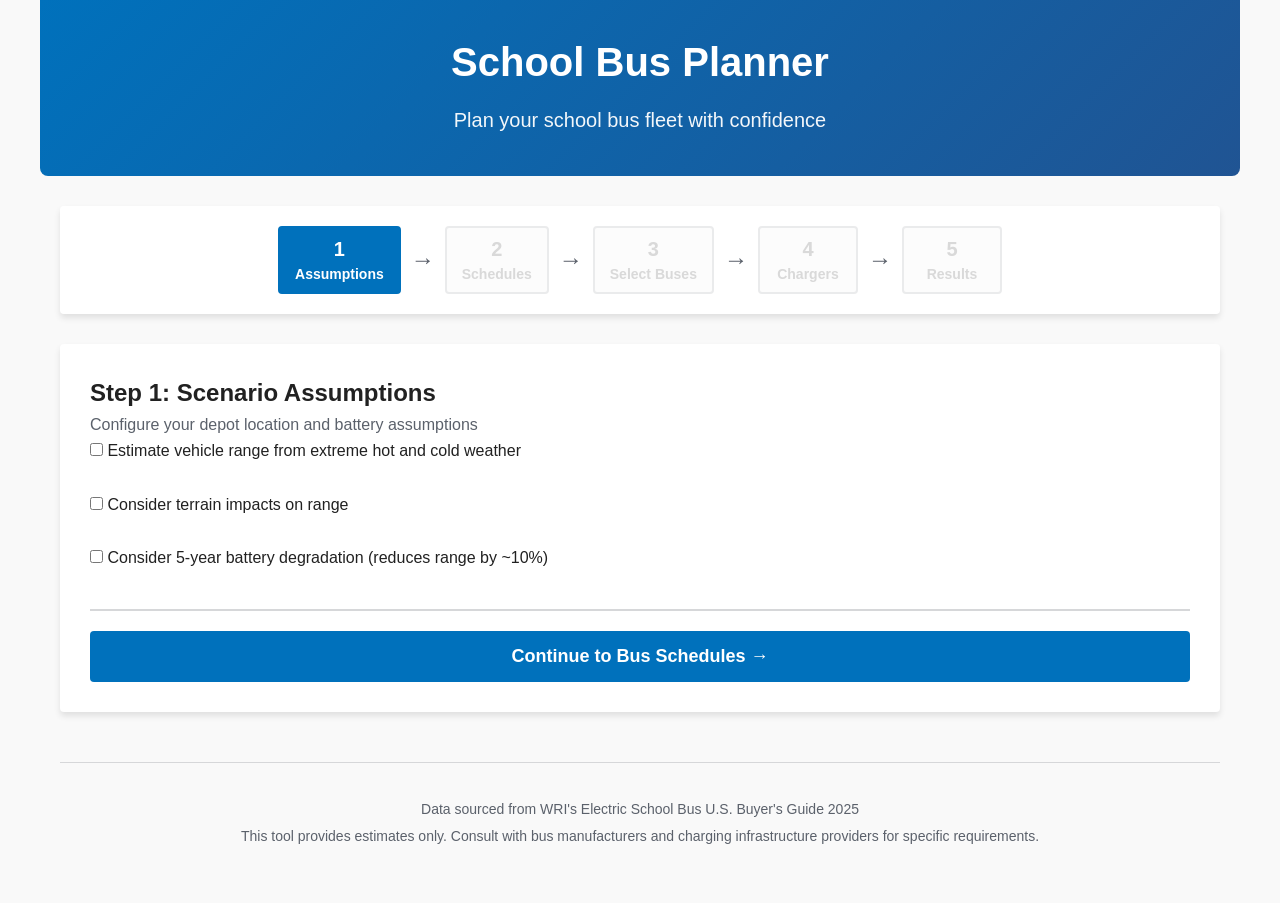
<file: index.html>
<!DOCTYPE html>
<html lang="en">
<head>
    <meta charset="UTF-8">
    <meta name="viewport" content="width=device-width, initial-scale=1.0">
    <title>School Bus Planner</title>
    <link rel="stylesheet" href="assets/styles.css">
    <script src="https://code.highcharts.com/highcharts.js"></script>
    <script src="https://code.highcharts.com/highcharts-more.js"></script>
    <script src="https://code.highcharts.com/modules/xrange.js"></script>
    <script src="https://code.highcharts.com/modules/exporting.js"></script>
    <script src="https://code.highcharts.com/modules/export-data.js"></script>
    <script src="https://code.highcharts.com/modules/accessibility.js"></script>
</head>
<body>
    <div class="container">
        <header>
            <h1>School Bus Planner</h1>
            <p class="subtitle">Plan your school bus fleet with confidence</p>
        </header>

        <!-- Breadcrumb Navigation -->
        <nav class="breadcrumb-nav" id="breadcrumbNav">
            <button class="breadcrumb-step" data-step="1" onclick="navigateToStep(1)">
                <span class="step-number">1</span>
                <span class="step-label">Assumptions</span>
            </button>
            <div class="breadcrumb-arrow">→</div>
            <button class="breadcrumb-step" data-step="2" onclick="navigateToStep(2)" disabled>
                <span class="step-number">2</span>
                <span class="step-label">Schedules</span>
            </button>
            <div class="breadcrumb-arrow">→</div>
            <button class="breadcrumb-step" data-step="3" onclick="navigateToStep(3)" disabled>
                <span class="step-number">3</span>
                <span class="step-label">Select Buses</span>
            </button>
            <div class="breadcrumb-arrow">→</div>
            <button class="breadcrumb-step" data-step="4" onclick="navigateToStep(4)" disabled>
                <span class="step-number">4</span>
                <span class="step-label">Chargers</span>
            </button>
            <div class="breadcrumb-arrow">→</div>
            <button class="breadcrumb-step" data-step="5" onclick="navigateToStep(5)" disabled>
                <span class="step-number">5</span>
                <span class="step-label">Results</span>
            </button>
        </nav>

        <main>
            <!-- PAGE 1: Fleet Configuration -->
            <section class="wizard-page active" id="page1" data-page="1">
                <div class="card">
                    <h2>Step 1: Scenario Assumptions</h2>
                    <p class="text-muted">Configure your depot location and battery assumptions</p>
                    
                    <div class="form-row">
                        <div class="form-group">
                            <label>
                                <input type="checkbox" id="considerWeather">
                                Estimate vehicle range from extreme hot and cold weather
                            </label>
                        </div>
                    </div>

                    <div class="form-row" id="depotLocationContainer" style="display: none;">
                        <div class="form-group">
                            <label for="depotLocation">Depot Location (Address or Zip Code)</label>
                            <input type="text" id="depotLocation" placeholder="Enter depot address or zip code">
                            <small class="help-text">Used to determine climate conditions for range calculations</small>
                        </div>
                    </div>

                    <div class="form-row">
                        <div class="form-group">
                            <label>
                                <input type="checkbox" id="considerTerrain">
                                Consider terrain impacts on range
                            </label>
                        </div>
                    </div>

                    <div class="form-row" id="terrainContainer" style="display: none;">
                        <div class="form-group">
                            <label for="terrainType">Terrain Type</label>
                            <select id="terrainType">
                                <option value="flat">Flat</option>
                                <option value="rolling">Rolling Hills</option>
                                <option value="mountainous">Mountainous</option>
                            </select>
                            <small class="help-text">Select the predominant terrain for your routes</small>
                        </div>
                    </div>

                    <div class="form-row">
                        <div class="form-group">
                            <label>
                                <input type="checkbox" id="batteryDegradation">
                                Consider 5-year battery degradation (reduces range by ~10%)
                            </label>
                        </div>
                    </div>

                    <div class="depot-info" id="depotInfo" style="display: none;">
                        <div class="info-badge">
                            <span class="info-label">Climate Zone:</span>
                            <span id="climateZone">--</span>
                        </div>
                        <div class="info-badge">
                            <span class="info-label">Winter Range Derating:</span>
                            <span id="winterDerating">--</span>
                        </div>
                    </div>

                    <div class="wizard-actions">
                        <button class="btn btn-large btn-primary" onclick="goToNextStep()">
                            Continue to Bus Schedules →
                        </button>
                    </div>
                </div>
            </section>

            <!-- PAGE 2: Bus Schedules -->
            <section class="wizard-page" id="page2" data-page="2" style="display: none;">
                <div class="card">
                    <div class="section-header">
                        <div>
                            <h2>Step 2: Bus Schedules</h2>
                            <p class="text-muted">Add all your bus schedules. Each schedule represents one physical bus with all its daily trips.</p>
                        </div>
                        <button class="btn btn-primary" id="addBusScheduleBtn">
                            <span class="btn-icon">+</span> Add Bus Schedule
                        </button>
                    </div>

                    <div id="busSchedulesList" class="bus-schedules-list">
                        <!-- Bus schedules will be added dynamically -->
                    </div>

                    <div class="wizard-actions">
                        <button class="btn btn-large btn-secondary" onclick="goToPreviousStep()">
                            ← Back to Assumptions
                        </button>
                        <button class="btn btn-large btn-secondary" onclick="saveBusSchedulesToFile()">
                            Save Bus Schedule
                        </button>
                        <button class="btn btn-large btn-secondary" onclick="document.getElementById('loadScheduleInput').click()">
                            Load Bus Schedule
                        </button>
                        <input type="file" id="loadScheduleInput" style="display: none" accept=".json" onchange="loadBusSchedulesFromFile(this)">
                        <button class="btn btn-large btn-primary" id="continueToSelectionBtn" onclick="goToNextStep()">
                            Continue to Bus Selection →
                        </button>
                    </div>
                </div>
            </section>

            <!-- PAGE 3: Bus Selection -->
            <section class="wizard-page" id="page3" data-page="3" style="display: none;">
                <div class="card">
                    <h2>Step 3: Select Buses</h2>
                    <p class="text-muted">Choose one compatible electric bus for each schedule</p>

                    <div id="busSelectionContainer">
                        <!-- Bus selection cards will be rendered here -->
                    </div>

                    <div class="wizard-actions">
                        <button class="btn btn-large btn-secondary" onclick="goToPreviousStep()">
                            ← Back to Schedules
                        </button>
                        <button class="btn btn-large btn-primary" id="continueToChargersBtn" onclick="goToNextStep()" disabled>
                            Continue to Chargers →
                        </button>
                    </div>
                </div>
            </section>

            <!-- PAGE 4: Charger Configuration -->
            <section class="wizard-page" id="page4" data-page="4" style="display: none;">
                <div class="card">
                    <h2>Step 4: Choose Charger Scenario</h2>
                    <p class="text-muted">Select the charging infrastructure approach that best fits your needs and budget</p>

                    <div class="charger-scenarios-grid" id="chargerScenariosGrid">
                        <!-- Charger scenario cards will be rendered here -->
                    </div>

                    <div class="wizard-actions">
                        <button class="btn btn-large btn-secondary" onclick="goToPreviousStep()">
                            ← Back to Bus Selection
                        </button>
                        <button class="btn btn-large btn-success" id="viewResultsBtn" onclick="goToNextStep()" disabled>
                            View Final Results →
                        </button>
                    </div>
                </div>
            </section>

            <!-- PAGE 5: Results & Visualizations -->
            <section class="wizard-page" id="page5" data-page="5" style="display: none;">
                
                <!-- Fleet Summary -->
                <div class="card">
                    <h2>Your Electric Bus Fleet Summary</h2>
                    <div id="selectedFleetSummary" class="fleet-summary"></div>
                </div>

                <!-- Selected Buses Detail -->
                <div class="card">
                    <div class="section-header">
                        <h2>Selected Buses</h2>
                    </div>
                    <div id="selectedBusesDetail" class="bus-results"></div>
                </div>

                <!-- Chosen Charger Scenario -->
                <div class="card">
                    <h2>Your Charging Infrastructure</h2>
                    <div id="selectedChargerScenario"></div>
                </div>

                <!-- Cost Analysis Chart -->
                <div class="card">
                    <h2>Cost Analysis</h2>
                    <div id="costChart" class="chart-container"></div>
                </div>

                <!-- Range Analysis Chart -->
                <div class="card">
                    <h2>Range Analysis</h2>
                    <div id="rangeChart" class="chart-container"></div>
                </div>

                <!-- Charging Timeline Chart -->
                <div class="card">
                    <h2>Charging Timeline</h2>
                    <div id="timelineChart" class="chart-container"></div>
                </div>

                <div class="wizard-actions">
                    <button class="btn btn-large btn-primary" onclick="navigateToStep(4)">
                        Change Charger Selection
                    </button>
                    <button class="btn btn-large btn-secondary" onclick="saveBusSchedulesToFile()">
                        Save Bus Schedule
                    </button>
                    <button class="btn btn-large btn-secondary">
                        Create Report PDF
                    </button>
                    <button class="btn btn-large btn-secondary" onclick="confirmStartOver()">
                        Start Over
                    </button>
                </div>
            </section>
        </main>

        <footer>
            <p>Data sourced from WRI's Electric School Bus U.S. Buyer's Guide 2025</p>
            <p>This tool provides estimates only. Consult with bus manufacturers and charging infrastructure providers for specific requirements.</p>
        </footer>
    </div>

    <!-- Route Modal Template -->
    <div id="busScheduleModal" class="modal" style="display: none;">
        <div class="modal-content modal-large">
            <div class="modal-header">
                <h3 id="modalTitle">Add Bus Schedule</h3>
                <button class="modal-close">&times;</button>
            </div>
            <div class="modal-body">
                <div class="form-group">
                    <label for="busScheduleName">Bus Schedule Name*</label>
                    <input type="text" id="busScheduleName" required placeholder="e.g., Bus #1 - Morning Routes">
                    <small class="help-text">Give this bus a descriptive name</small>
                </div>
                
                <hr style="margin: 1.5rem 0;">
                
                <h4 style="margin-bottom: 1rem;">Trips for This Bus</h4>
                
                <div id="modalTripsContainer">
                    <!-- Trip forms will be rendered here dynamically with Add Trip button at bottom -->
                </div>
            </div>
            <div class="modal-footer">
                <button class="btn btn-secondary" id="cancelBusScheduleBtn">Cancel</button>
                <button class="btn btn-primary" id="saveBusScheduleBtn">Save Bus Schedule</button>
            </div>
        </div>
    </div>

    <script src="app.js"></script>
</body>
</html>
</file>
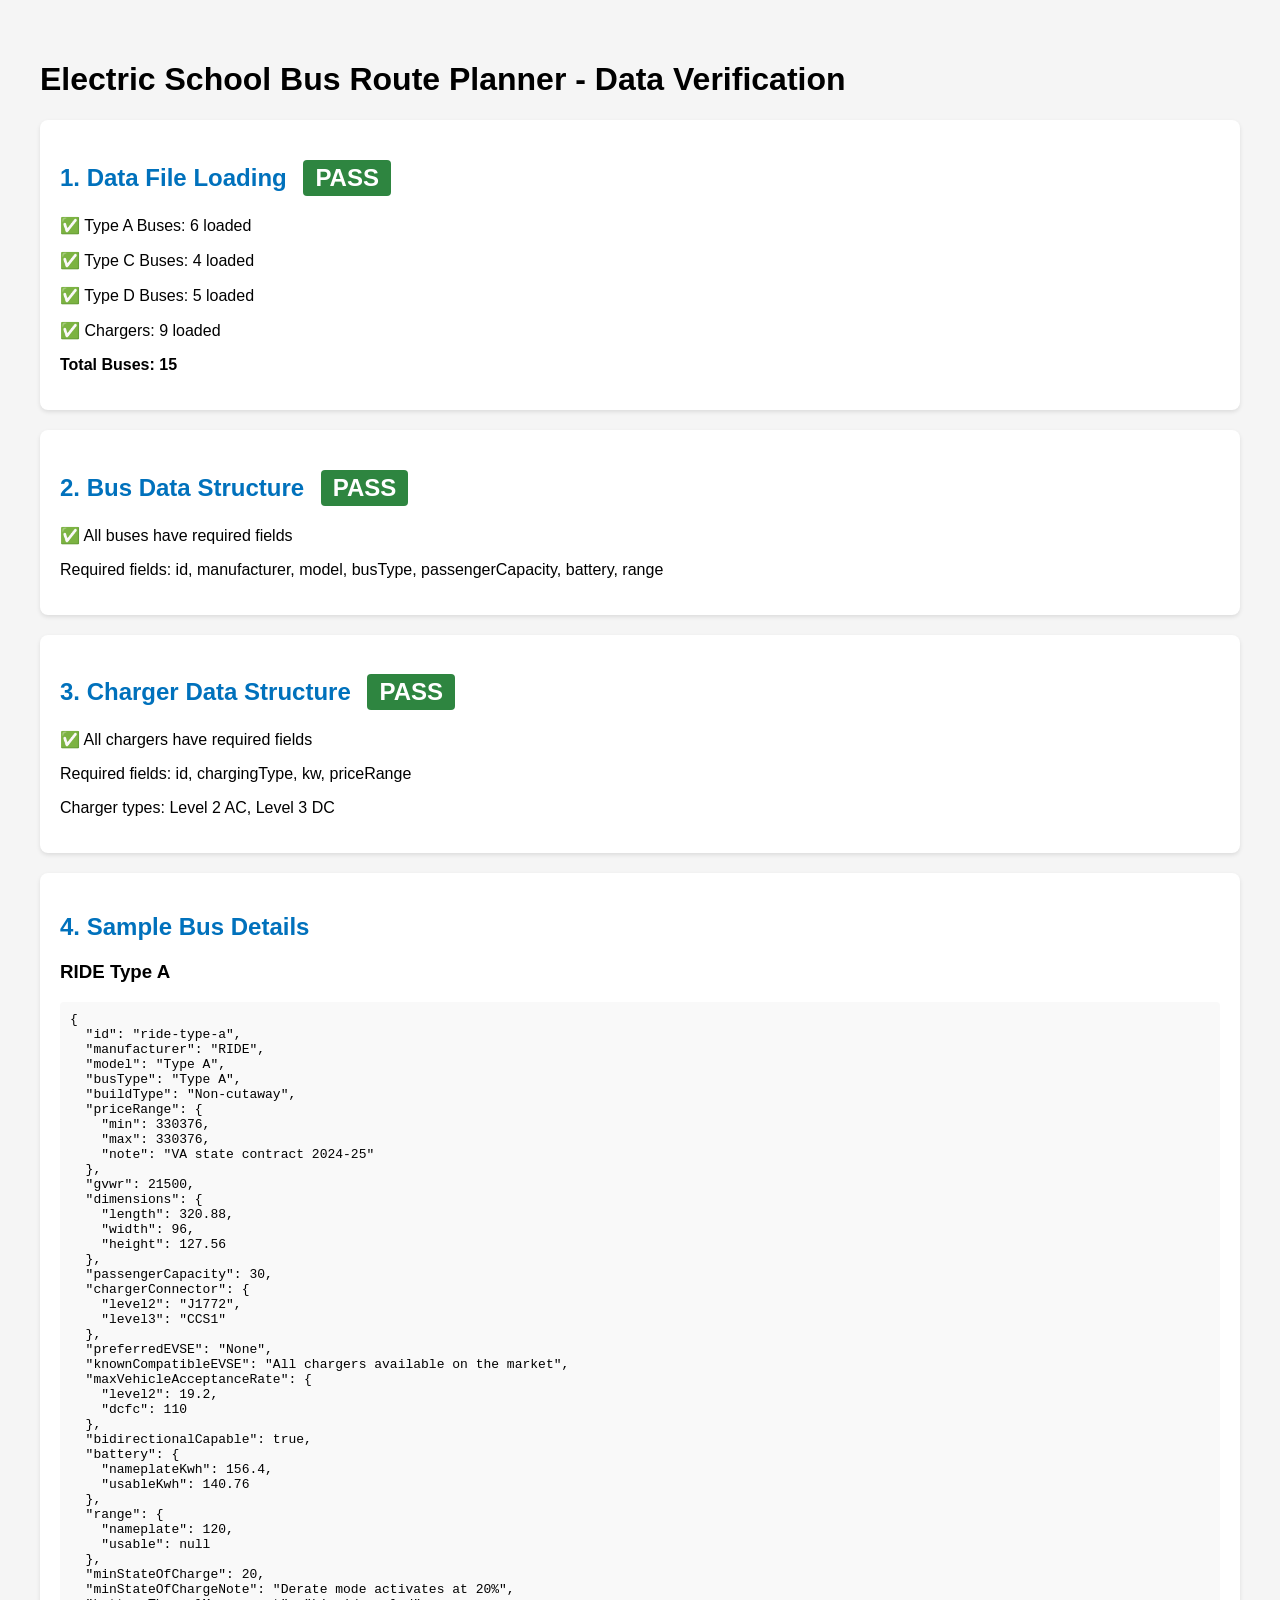
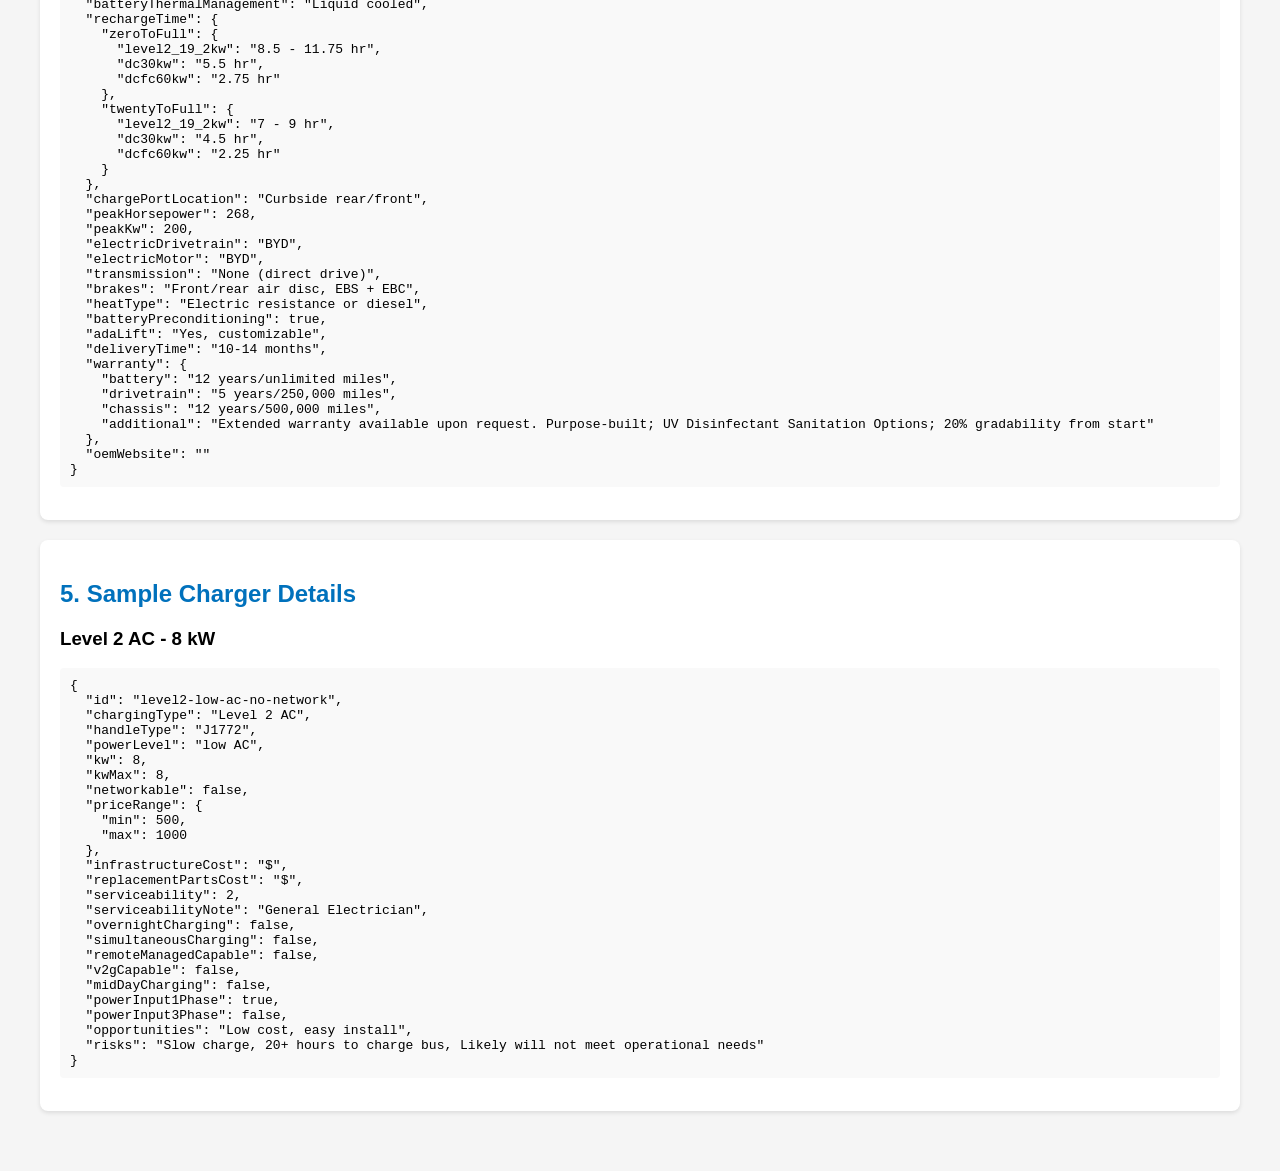
<file: test.html>
<!DOCTYPE html>
<html lang="en">
<head>
    <meta charset="UTF-8">
    <meta name="viewport" content="width=device-width, initial-scale=1.0">
    <title>Data Verification Test</title>
    <style>
        body {
            font-family: Arial, sans-serif;
            max-width: 1200px;
            margin: 20px auto;
            padding: 20px;
            background: #f5f5f5;
        }
        .test-section {
            background: white;
            padding: 20px;
            margin-bottom: 20px;
            border-radius: 8px;
            box-shadow: 0 2px 4px rgba(0,0,0,0.1);
        }
        .status {
            display: inline-block;
            padding: 4px 12px;
            border-radius: 4px;
            font-weight: bold;
            margin-left: 10px;
        }
        .status.pass {
            background: #2e8540;
            color: white;
        }
        .status.fail {
            background: #cd2026;
            color: white;
        }
        pre {
            background: #f9f9f9;
            padding: 10px;
            border-radius: 4px;
            overflow-x: auto;
        }
        h2 {
            color: #0071bc;
        }
    </style>
</head>
<body>
    <h1>Electric School Bus Route Planner - Data Verification</h1>
    
    <div class="test-section">
        <h2>1. Data File Loading <span class="status" id="loadStatus">Testing...</span></h2>
        <div id="loadResults"></div>
    </div>
    
    <div class="test-section">
        <h2>2. Bus Data Structure <span class="status" id="busStatus">Testing...</span></h2>
        <div id="busResults"></div>
    </div>
    
    <div class="test-section">
        <h2>3. Charger Data Structure <span class="status" id="chargerStatus">Testing...</span></h2>
        <div id="chargerResults"></div>
    </div>
    
    <div class="test-section">
        <h2>4. Sample Bus Details</h2>
        <div id="sampleBus"></div>
    </div>
    
    <div class="test-section">
        <h2>5. Sample Charger Details</h2>
        <div id="sampleCharger"></div>
    </div>

    <script>
        let testResults = {
            typeA: null,
            typeC: null,
            typeD: null,
            chargers: null
        };

        async function runTests() {
            try {
                // Test 1: Load all data files
                const [typeA, typeC, typeD, chargers] = await Promise.all([
                    fetch('data/buses-type-a.json').then(r => r.json()),
                    fetch('data/buses-type-c.json').then(r => r.json()),
                    fetch('data/buses-type-d.json').then(r => r.json()),
                    fetch('data/chargers.json').then(r => r.json())
                ]);
                
                testResults = { typeA, typeC, typeD, chargers };
                
                document.getElementById('loadStatus').textContent = 'PASS';
                document.getElementById('loadStatus').className = 'status pass';
                document.getElementById('loadResults').innerHTML = `
                    <p>✅ Type A Buses: ${typeA.length} loaded</p>
                    <p>✅ Type C Buses: ${typeC.length} loaded</p>
                    <p>✅ Type D Buses: ${typeD.length} loaded</p>
                    <p>✅ Chargers: ${chargers.length} loaded</p>
                    <p><strong>Total Buses: ${typeA.length + typeC.length + typeD.length}</strong></p>
                `;
                
                // Test 2: Verify bus structure
                const allBuses = [...typeA, ...typeC, ...typeD];
                const requiredBusFields = ['id', 'manufacturer', 'model', 'busType', 'passengerCapacity', 'battery', 'range'];
                const busValidation = allBuses.every(bus => 
                    requiredBusFields.every(field => field in bus)
                );
                
                if (busValidation) {
                    document.getElementById('busStatus').textContent = 'PASS';
                    document.getElementById('busStatus').className = 'status pass';
                    document.getElementById('busResults').innerHTML = `
                        <p>✅ All buses have required fields</p>
                        <p>Required fields: ${requiredBusFields.join(', ')}</p>
                    `;
                } else {
                    document.getElementById('busStatus').textContent = 'FAIL';
                    document.getElementById('busStatus').className = 'status fail';
                }
                
                // Test 3: Verify charger structure
                const requiredChargerFields = ['id', 'chargingType', 'kw', 'priceRange'];
                const chargerValidation = chargers.every(charger => 
                    requiredChargerFields.every(field => field in charger)
                );
                
                if (chargerValidation) {
                    document.getElementById('chargerStatus').textContent = 'PASS';
                    document.getElementById('chargerStatus').className = 'status pass';
                    document.getElementById('chargerResults').innerHTML = `
                        <p>✅ All chargers have required fields</p>
                        <p>Required fields: ${requiredChargerFields.join(', ')}</p>
                        <p>Charger types: ${[...new Set(chargers.map(c => c.chargingType))].join(', ')}</p>
                    `;
                } else {
                    document.getElementById('chargerStatus').textContent = 'FAIL';
                    document.getElementById('chargerStatus').className = 'status fail';
                }
                
                // Test 4: Display sample bus
                const sampleBus = allBuses[0];
                document.getElementById('sampleBus').innerHTML = `
                    <h3>${sampleBus.manufacturer} ${sampleBus.model}</h3>
                    <pre>${JSON.stringify(sampleBus, null, 2)}</pre>
                `;
                
                // Test 5: Display sample charger
                const sampleCharger = chargers[0];
                document.getElementById('sampleCharger').innerHTML = `
                    <h3>${sampleCharger.chargingType} - ${sampleCharger.kw} kW</h3>
                    <pre>${JSON.stringify(sampleCharger, null, 2)}</pre>
                `;
                
            } catch (error) {
                document.getElementById('loadStatus').textContent = 'FAIL';
                document.getElementById('loadStatus').className = 'status fail';
                document.getElementById('loadResults').innerHTML = `
                    <p style="color: red;">❌ Error loading data: ${error.message}</p>
                    <p>Make sure you're running this through a web server (e.g., python -m http.server 8000)</p>
                `;
            }
        }
        
        runTests();
    </script>
</body>
</html>
</file>
<file: assets/styles.css>
/* ==========================
   CSS Variables & Reset
   ========================== */
:root {
    --primary-color: #0071bc;
    --primary-dark: #205493;
    --primary-light: #e3f2fd;
    --secondary-color: #02bfe7;
    --success-color: #2e8540;
    --warning-color: #fdb81e;
    --danger-color: #cd2026;
    --text-primary: #212121;
    --text-secondary: #5b616b;
    --text-muted: #999;
    --bg-light: #f9f9f9;
    --bg-white: #ffffff;
    --border-color: #d6d7d9;
    --shadow-sm: 0 1px 3px rgba(0, 0, 0, 0.1);
    --shadow-md: 0 4px 6px rgba(0, 0, 0, 0.1);
    --shadow-lg: 0 10px 15px rgba(0, 0, 0, 0.1);
    --border-radius: 4px;
    --transition: all 0.3s ease;
}

* {
    margin: 0;
    padding: 0;
    box-sizing: border-box;
}

body {
    font-family: 'Source Sans Pro', 'Helvetica Neue', 'Helvetica', 'Roboto', 'Arial', sans-serif;
    font-size: 16px;
    line-height: 1.6;
    color: var(--text-primary);
    background-color: var(--bg-light);
}

/* ==========================
   Layout
   ========================== */
.container {
    max-width: 1200px;
    margin: 0 auto;
    padding: 20px;
}

header {
    text-align: center;
    padding: 30px 0 40px;
    background: linear-gradient(135deg, var(--primary-color) 0%, var(--primary-dark) 100%);
    color: white;
    margin: -20px -20px 30px -20px;
    border-radius: 0 0 8px 8px;
}

header h1 {
    font-size: 2.5rem;
    font-weight: 700;
    margin-bottom: 10px;
}

header .subtitle {
    font-size: 1.25rem;
    opacity: 0.95;
}

footer {
    text-align: center;
    padding: 30px 20px;
    color: var(--text-secondary);
    font-size: 0.875rem;
    margin-top: 50px;
    border-top: 1px solid var(--border-color);
}

footer p {
    margin: 5px 0;
}

/* ==========================
   Breadcrumb Navigation
   ========================== */
.breadcrumb-nav {
    display: flex;
    align-items: center;
    justify-content: center;
    gap: 10px;
    padding: 20px;
    background: var(--bg-white);
    border-radius: var(--border-radius);
    box-shadow: var(--shadow-md);
    margin-bottom: 30px;
    position: sticky;
    top: 0;
    z-index: 100;
    flex-wrap: wrap;
}

.breadcrumb-step {
    display: flex;
    flex-direction: column;
    align-items: center;
    gap: 5px;
    padding: 10px 15px;
    background: var(--bg-light);
    border: 2px solid var(--border-color);
    border-radius: var(--border-radius);
    cursor: pointer;
    transition: var(--transition);
    min-width: 100px;
}

.breadcrumb-step:disabled {
    cursor: not-allowed;
    opacity: 0.5;
}

.breadcrumb-step:not(:disabled):hover {
    background: var(--primary-light);
    border-color: var(--primary-color);
    transform: translateY(-2px);
}

.breadcrumb-step.active {
    background: var(--primary-color);
    border-color: var(--primary-color);
    color: white;
}

.breadcrumb-step.completed {
    background: var(--success-color);
    border-color: var(--success-color);
    color: white;
}

.breadcrumb-step.completed:not(:disabled):hover {
    background: #246633;
    border-color: #246633;
}

.step-number {
    font-size: 1.25rem;
    font-weight: 700;
}

.step-label {
    font-size: 0.875rem;
    font-weight: 600;
}

.breadcrumb-arrow {
    color: var(--text-secondary);
    font-size: 1.5rem;
    font-weight: 300;
}

/* ==========================
   Wizard Pages
   ========================== */
.wizard-page {
    display: none;
    animation: fadeIn 0.3s ease-in;
}

.wizard-page.active {
    display: block;
}

@keyframes fadeIn {
    from {
        opacity: 0;
        transform: translateY(10px);
    }
    to {
        opacity: 1;
        transform: translateY(0);
    }
}

.wizard-actions {
    display: flex;
    justify-content: space-between;
    gap: 15px;
    margin-top: 30px;
    padding-top: 20px;
    border-top: 2px solid var(--border-color);
    flex-wrap: wrap;
}

.wizard-actions button {
    flex: 1;
    min-width: 200px;
}

/* ==========================
   Cards & Sections
   ========================== */
.card {
    background: var(--bg-white);
    border-radius: var(--border-radius);
    box-shadow: var(--shadow-md);
    padding: 30px;
    margin-bottom: 30px;
}

.section-header {
    display: flex;
    justify-content: space-between;
    align-items: center;
    margin-bottom: 20px;
    flex-wrap: wrap;
    gap: 15px;
}

.section-header h2 {
    margin: 0;
}

/* ==========================
   Forms
   ========================== */
.form-row {
    display: grid;
    grid-template-columns: repeat(auto-fit, minmax(250px, 1fr));
    gap: 20px;
    margin-bottom: 20px;
}

.form-group {
    display: flex;
    flex-direction: column;
}

.form-group label {
    font-weight: 600;
    margin-bottom: 8px;
    color: var(--text-primary);
}

.form-group input[type="text"],
.form-group input[type="number"],
.form-group input[type="time"],
.form-group select,
.form-group textarea {
    padding: 10px 12px;
    border: 1px solid var(--border-color);
    border-radius: var(--border-radius);
    font-size: 1rem;
    font-family: inherit;
    transition: var(--transition);
}

.form-group input:focus,
.form-group select:focus,
.form-group textarea:focus {
    outline: none;
    border-color: var(--primary-color);
    box-shadow: 0 0 0 3px rgba(0, 113, 188, 0.1);
}

.form-group textarea {
    resize: vertical;
}

.help-text {
    display: block;
    margin-top: 5px;
    font-size: 0.875rem;
    color: var(--text-secondary);
}

.form-group label:has(input[type="checkbox"]) {
    flex-direction: row;
    align-items: center;
    font-weight: 400;
    cursor: pointer;
}

/* ==========================
   Buttons
   ========================== */
.btn {
    padding: 10px 20px;
    border: none;
    border-radius: var(--border-radius);
    font-size: 1rem;
    font-weight: 600;
    cursor: pointer;
    transition: var(--transition);
    display: inline-flex;
    align-items: center;
    justify-content: center;
    gap: 8px;
    text-decoration: none;
}

.btn:hover {
    transform: translateY(-1px);
    box-shadow: var(--shadow-md);
}

.btn:active {
    transform: translateY(0);
}

.btn-primary {
    background-color: var(--primary-color);
    color: white;
}

.btn-primary:hover {
    background-color: var(--primary-dark);
}

.btn-secondary {
    background-color: var(--text-secondary);
    color: white;
}

.btn-secondary:hover {
    background-color: #323a45;
}

.btn-success {
    background-color: var(--success-color);
    color: white;
}

.btn-success:hover {
    background-color: #1f5f2f;
}

.btn-pulse {
    animation: pulse 2s infinite;
}

@keyframes pulse {
    0% {
        box-shadow: 0 0 0 0 rgba(0, 180, 117, 0.7);
    }
    70% {
        box-shadow: 0 0 0 10px rgba(0, 180, 117, 0);
    }
    100% {
        box-shadow: 0 0 0 0 rgba(0, 180, 117, 0);
    }
}

.btn-danger {
    background-color: var(--danger-color);
    color: white;
}

.btn-danger:hover {
    background-color: #a01d21;
}

.btn-large {
    padding: 15px 40px;
    font-size: 1.125rem;
}

.btn-sm {
    padding: 6px 12px;
    font-size: 0.875rem;
}

.btn-icon {
    font-size: 1.25rem;
    line-height: 1;
}

/* ==========================
   Depot Info
   ========================== */
.depot-info {
    display: flex;
    gap: 20px;
    margin-top: 20px;
    padding: 15px;
    background-color: var(--bg-light);
    border-radius: var(--border-radius);
    flex-wrap: wrap;
}

.badge {
    display: inline-block;
    padding: 0.25rem 0.75rem;
    border-radius: 12px;
    font-size: 0.875rem;
    font-weight: 600;
}

.badge-success {
    background: #d4edda;
    color: #155724;
}

.info-badge {
    display: flex;
    align-items: center;
    gap: 8px;
}

.info-label {
    font-weight: 600;
    color: var(--text-secondary);
}

/* ==========================
   Routes List
   ========================== */
.routes-list {
    display: grid;
    gap: 15px;
}

.route-card {
    border: 2px solid var(--border-color);
    border-radius: var(--border-radius);
    padding: 20px;
    background-color: var(--bg-white);
    transition: var(--transition);
}

.route-card:hover {
    border-color: var(--primary-color);
    box-shadow: var(--shadow-sm);
}

.route-header {
    display: flex;
    justify-content: space-between;
    align-items: start;
    margin-bottom: 15px;
}

.route-title {
    font-size: 1.25rem;
    font-weight: 700;
    color: var(--primary-color);
}

.route-actions {
    display: flex;
    gap: 10px;
}

.route-details {
    display: grid;
    grid-template-columns: repeat(auto-fit, minmax(200px, 1fr));
    gap: 15px;
}

.route-detail {
    display: flex;
    flex-direction: column;
}

.route-detail-label {
    font-size: 0.875rem;
    color: var(--text-secondary);
    margin-bottom: 3px;
}

.route-detail-value {
    font-weight: 600;
    font-size: 1rem;
}

.route-notes {
    margin-top: 15px;
    padding-top: 15px;
    border-top: 1px solid var(--border-color);
    font-size: 0.9rem;
    color: var(--text-secondary);
}

.empty-state {
    text-align: center;
    padding: 40px;
    color: var(--text-secondary);
}

.empty-state-icon {
    font-size: 3rem;
    margin-bottom: 15px;
    opacity: 0.3;
}

/* ==========================
   Calculate Section
   ========================== */
.calculate-section {
    text-align: center;
    margin: 40px 0;
}

/* ==========================
   Results Section
   ========================== */
.fleet-summary {
    display: grid;
    grid-template-columns: repeat(auto-fit, minmax(200px, 1fr));
    gap: 20px;
}

.summary-card {
    text-align: center;
    padding: 20px;
    background-color: var(--bg-light);
    border-radius: var(--border-radius);
}

.summary-value {
    font-size: 2.5rem;
    font-weight: 700;
    color: var(--primary-color);
    display: block;
    margin-bottom: 5px;
}

.summary-label {
    font-size: 0.875rem;
    color: var(--text-secondary);
    text-transform: uppercase;
    letter-spacing: 0.5px;
}

/* ==========================
   Bus Selection
   ========================== */
.bus-selection-integrated {
    display: flex;
    flex-direction: column;
    gap: 2.5rem;
}

.route-bus-selection {
    border: 2px solid var(--border-color);
    border-radius: 12px;
    padding: 1.5rem;
    background: white;
    box-shadow: 0 2px 8px rgba(0, 0, 0, 0.08);
    transition: all 0.3s ease;
}

.route-bus-selection.has-selection {
    border-color: var(--success-color);
    background: linear-gradient(to bottom, #f8fffe 0%, white 100%);
}

.route-info-header {
    display: flex;
    justify-content: space-between;
    align-items: start;
    margin-bottom: 1rem;
    padding-bottom: 1rem;
    border-bottom: 2px solid var(--border-color);
}

.route-info-header h3 {
    margin: 0;
    color: var(--primary-color);
}

.route-details {
    display: grid;
    grid-template-columns: repeat(auto-fit, minmax(150px, 1fr));
    gap: 0.5rem;
    font-size: 0.9rem;
    color: var(--text-muted);
}

.route-analysis {
    background: #fff9e6;
    border: 1px solid #ffd966;
    border-radius: 8px;
    padding: 1rem;
    margin-top: 1rem;
}

.route-analysis h4 {
    margin: 0 0 0.75rem 0;
    color: var(--text-color);
    font-size: 1rem;
}

.derating-factors {
    display: flex;
    flex-wrap: wrap;
    gap: 0.5rem;
    margin-bottom: 0.75rem;
}

.derating-factor {
    background: white;
    border: 1px solid #ffd966;
    padding: 0.25rem 0.75rem;
    border-radius: 4px;
    font-size: 0.875rem;
}

.total-derating {
    padding-top: 0.75rem;
    border-top: 2px solid #ffd966;
    display: flex;
    flex-direction: column;
    gap: 0.25rem;
}

.total-derating strong {
    color: var(--warning-color);
    font-size: 1rem;
}

.derating-note {
    font-size: 0.85rem;
    color: var(--text-muted);
    font-style: italic;
}

.bus-filter-section {
    margin-top: 1.5rem;
    padding: 1.25rem;
    background: #f8f9fa;
    border-radius: 8px;
    border: 1px solid #e0e0e0;
}

.bus-filters {
    display: flex;
    flex-wrap: wrap;
    gap: 1.5rem;
    align-items: flex-start;
}

.filter-group {
    display: flex;
    flex-direction: column;
    gap: 0.35rem;
}

.filter-label {
    font-weight: 600;
    font-size: 0.9rem;
    color: var(--text-color);
}

/* Custom Multi-Select Dropdown */
.custom-multiselect {
    position: relative;
    min-width: 200px;
}

.multiselect-trigger {
    padding: 0.65rem 0.75rem;
    border: 2px solid var(--border-color);
    border-radius: 6px;
    background: white;
    font-size: 0.9rem;
    cursor: pointer;
    display: flex;
    justify-content: space-between;
    align-items: center;
    transition: all 0.2s;
    user-select: none;
}

.multiselect-trigger:hover {
    border-color: var(--primary-color);
    background: #f8f9fa;
}

.multiselect-trigger.active {
    border-color: var(--primary-color);
    box-shadow: 0 0 0 3px rgba(0, 113, 188, 0.1);
}

.multiselect-label {
    flex: 1;
    color: var(--text-color);
}

.multiselect-label.has-selection {
    color: var(--primary-color);
    font-weight: 600;
}

.multiselect-arrow {
    margin-left: 10px;
    color: var(--text-secondary);
    transition: transform 0.2s;
    font-size: 0.75rem;
}

.multiselect-trigger.active .multiselect-arrow {
    transform: rotate(180deg);
}

.multiselect-dropdown {
    position: absolute;
    top: calc(100% + 4px);
    left: 0;
    right: 0;
    background: white;
    border: 2px solid var(--primary-color);
    border-radius: 6px;
    box-shadow: 0 4px 12px rgba(0, 0, 0, 0.15);
    max-height: 300px;
    overflow-y: auto;
    z-index: 1000;
    display: none;
}

.multiselect-dropdown.show {
    display: block;
}

.multiselect-dropdown label {
    display: flex;
    align-items: center;
    padding: 0.6rem 0.75rem;
    cursor: pointer;
    transition: background 0.15s;
    margin: 0;
    border-bottom: 1px solid var(--border-color);
}

.multiselect-dropdown label:last-child {
    border-bottom: none;
}

.multiselect-dropdown label:hover {
    background: #f0f7fc;
}

.multiselect-dropdown label input[type="checkbox"] {
    margin-right: 10px;
    cursor: pointer;
    width: 18px;
    height: 18px;
}

.multiselect-dropdown label input[type="checkbox"]:checked {
    accent-color: var(--primary-color);
}

.filter-hint {
    font-size: 0.75rem;
    color: var(--text-muted);
    font-style: italic;
    margin-top: 0.15rem;
}

.filter-checkboxes {
    display: flex;
    flex-direction: column;
    gap: 0.4rem;
}

.filter-checkbox {
    display: flex;
    align-items: center;
    gap: 0.5rem;
    cursor: pointer;
    padding: 0.25rem 0.5rem;
    border-radius: 4px;
    transition: background 0.2s;
    user-select: none;
}

.filter-checkbox:hover {
    background: rgba(0, 113, 188, 0.05);
}

.filter-checkbox input[type="checkbox"] {
    width: 18px;
    height: 18px;
    cursor: pointer;
    accent-color: var(--primary-color);
}

.filter-checkbox span {
    font-size: 0.9rem;
    color: var(--text-color);
}

.compatible-buses-grid {
    display: grid;
    grid-template-columns: repeat(auto-fill, minmax(320px, 1fr));
    gap: 1rem;
    margin-top: 1rem;
    position: relative;
}

.no-filter-results {
    grid-column: 1 / -1;
}

.selectable-bus-card {
    background: white;
    border: 2px solid var(--border-color);
    border-radius: 8px;
    padding: 1rem;
    cursor: pointer;
    transition: all 0.2s;
    position: relative;
    min-height: 200px;
    display: flex;
    flex-direction: column;
}

.selectable-bus-card:hover {
    border-color: var(--primary-color);
    box-shadow: 0 2px 8px rgba(0, 113, 188, 0.2);
}

.selectable-bus-card.selected {
    border-color: var(--success-color);
    background: #f0f9ff;
    box-shadow: 0 2px 8px rgba(0, 180, 117, 0.3);
}

.selectable-bus-card.selected::after {
    content: "✓ SELECTED";
    position: absolute;
    top: 0.5rem;
    right: 0.5rem;
    background: var(--success-color);
    color: white;
    padding: 0.25rem 0.5rem;
    border-radius: 4px;
    font-size: 0.75rem;
    font-weight: 600;
}

.selected-bus-compact {
    background: linear-gradient(135deg, #e8f5e9 0%, #f1f8f4 100%);
    border: 2px solid var(--success-color);
    border-radius: 8px;
    padding: 1rem;
    margin: 1rem 0;
    cursor: pointer;
    transition: all 0.2s;
    position: relative;
}

.selected-bus-compact:hover {
    box-shadow: 0 4px 12px rgba(0, 180, 117, 0.3);
    transform: translateY(-2px);
}

.selected-bus-compact::before {
    content: "✓";
    position: absolute;
    left: 1rem;
    top: 50%;
    transform: translateY(-50%);
    font-size: 1.5rem;
    color: var(--success-color);
    font-weight: bold;
}

.selected-bus-compact-content {
    margin-left: 2.5rem;
    display: flex;
    justify-content: space-between;
    align-items: center;
    flex-wrap: wrap;
    gap: 1rem;
}

.selected-bus-name {
    font-weight: 700;
    font-size: 1.1rem;
    color: var(--text-color);
}

.selected-bus-specs-compact {
    display: flex;
    gap: 1rem;
    flex-wrap: wrap;
    font-size: 0.9rem;
    color: var(--text-muted);
    margin-top: 0.25rem;
}

.selected-bus-action {
    font-size: 0.85rem;
    color: var(--primary-color);
    font-weight: 600;
}

.buses-collapsed {
    display: none;
}

.show-buses-toggle {
    background: var(--primary-color);
    color: white;
    border: none;
    padding: 0.5rem 1rem;
    border-radius: 6px;
    cursor: pointer;
    font-weight: 600;
    margin-top: 0.5rem;
    transition: all 0.2s;
}

.show-buses-toggle:hover {
    background: #005a94;
}

.buses-list-container {
    transition: all 0.3s ease;
}

#selectionStatus {
    font-weight: 600;
    font-size: 0.95rem;
}

.btn:disabled {
    opacity: 0.5;
    cursor: not-allowed;
}

.btn:disabled:hover {
    transform: none;
    box-shadow: none;
}

.bus-selection-name {
    font-weight: 600;
    color: var(--text-color);
    margin-bottom: 0.5rem;
    font-size: 1rem;
}

.bus-selection-specs {
    display: flex;
    flex-direction: column;
    gap: 0.35rem;
    font-size: 0.8rem;
    color: var(--text-muted);
    line-height: 1.4;
}

.bus-selection-specs strong {
    color: var(--text-color);
    font-weight: 600;
}

.bus-selection-cost {
    margin-top: auto;
    padding-top: 0.75rem;
    border-top: 1px solid var(--border-color);
    font-weight: 600;
    color: var(--primary-color);
    font-size: 1rem;
}

/* ==========================
   Bus Results
   ========================== */
.bus-results {
    display: grid;
    gap: 20px;
}

.bus-card {
    border: 2px solid var(--border-color);
    border-radius: var(--border-radius);
    padding: 25px;
    transition: var(--transition);
    cursor: pointer;
    position: relative;
}

.bus-card:hover {
    border-color: var(--primary-color);
    box-shadow: var(--shadow-md);
}

.bus-card.selected {
    border-color: var(--success-color);
    background: linear-gradient(135deg, rgba(46, 133, 64, 0.05), rgba(46, 133, 64, 0.02));
}

.selected-checkmark {
    position: absolute;
    top: 15px;
    right: 15px;
    background: var(--success-color);
    color: white;
    padding: 8px 16px;
    border-radius: 20px;
    font-weight: 600;
    font-size: 0.875rem;
}

.select-prompt {
    margin-top: 15px;
    padding: 12px;
    text-align: center;
    background: var(--bg-light);
    border-radius: var(--border-radius);
    color: var(--text-secondary);
    font-size: 0.875rem;
    font-weight: 600;
}

.bus-card-header {
    display: flex;
    justify-content: space-between;
    align-items: start;
    margin-bottom: 20px;
    flex-wrap: wrap;
    gap: 15px;
}

.bus-route-assignment {
    background: #f0f9ff;
    border-left: 4px solid var(--primary-color);
    padding: 0.75rem 1rem;
    margin-bottom: 1rem;
    border-radius: 4px;
    font-size: 0.95rem;
}

.bus-title {
    font-size: 1.5rem;
    font-weight: 700;
    color: var(--primary-color);
    margin-bottom: 5px;
}

.bus-subtitle {
    font-size: 1rem;
    color: var(--text-secondary);
}

.bus-type-badge {
    display: inline-block;
    padding: 6px 12px;
    background-color: var(--primary-color);
    color: white;
    border-radius: 20px;
    font-size: 0.875rem;
    font-weight: 600;
}

.bus-specs {
    display: grid;
    grid-template-columns: repeat(auto-fit, minmax(180px, 1fr));
    gap: 20px;
    margin-bottom: 20px;
}

.spec-item {
    display: flex;
    flex-direction: column;
}

.spec-label {
    font-size: 0.875rem;
    color: var(--text-secondary);
    margin-bottom: 3px;
}

.spec-value {
    font-weight: 600;
    font-size: 1.125rem;
}

.bus-compatibility {
    padding: 15px;
    background-color: #e7f4e4;
    border-left: 4px solid var(--success-color);
    border-radius: var(--border-radius);
    margin-bottom: 15px;
}

.bus-warning {
    padding: 15px;
    background-color: #fff1d2;
    border-left: 4px solid var(--warning-color);
    border-radius: var(--border-radius);
    margin-bottom: 15px;
}

.compatibility-title {
    font-weight: 700;
    margin-bottom: 8px;
}

.route-assignment {
    margin-top: 10px;
    font-size: 0.9rem;
}

.route-tag {
    display: inline-block;
    padding: 4px 10px;
    background-color: var(--bg-light);
    border: 1px solid var(--border-color);
    border-radius: 12px;
    margin-right: 8px;
    margin-bottom: 5px;
    font-size: 0.875rem;
}

/* ==========================
   Charger Scenarios
   ========================== */
.charger-scenarios-nav {
    display: flex;
    gap: 10px;
    margin-bottom: 20px;
    flex-wrap: wrap;
}

.scenario-tab {
    padding: 12px 20px;
    border: 2px solid var(--border-color);
    background-color: white;
    color: var(--text-primary);
    border-radius: var(--border-radius);
    font-weight: 600;
    cursor: pointer;
    transition: var(--transition);
}

.scenario-tab:hover {
    border-color: var(--primary-color);
    background-color: var(--bg-light);
}

.scenario-tab.active {
    border-color: var(--primary-color);
    background-color: var(--primary-color);
    color: white;
}

.charger-results {
    display: grid;
    gap: 20px;
}

.charger-scenario {
    display: none;
}

.charger-scenario.active {
    display: block;
}

.charger-summary {
    padding: 20px;
    background-color: var(--bg-light);
    border-radius: var(--border-radius);
    margin-bottom: 20px;
}

.charger-summary-grid {
    display: grid;
    grid-template-columns: repeat(auto-fit, minmax(200px, 1fr));
    gap: 20px;
}

.charger-list {
    display: grid;
    gap: 15px;
}

.charger-item {
    display: grid;
    grid-template-columns: 2fr 1fr 1fr 1fr;
    gap: 20px;
    padding: 20px;
    border: 1px solid var(--border-color);
    border-radius: var(--border-radius);
    background-color: white;
    align-items: center;
}

.charger-name {
    font-weight: 700;
    font-size: 1.125rem;
}

.charger-specs {
    font-size: 0.875rem;
    color: var(--text-secondary);
    margin-top: 5px;
}

.charger-quantity,
.charger-cost,
.charger-total {
    text-align: center;
}

.charger-quantity-value {
    font-size: 1.5rem;
    font-weight: 700;
    color: var(--primary-color);
}

/* ==========================
   Charts
   ========================== */
.chart-container {
    min-height: 400px;
    margin-top: 20px;
}

/* ==========================
   Modal
   ========================== */
.modal {
    position: fixed;
    top: 0;
    left: 0;
    width: 100%;
    height: 100%;
    background-color: rgba(0, 0, 0, 0.5);
    z-index: 1000;
    display: flex;
    align-items: center;
    justify-content: center;
    padding: 20px;
}

.modal-content {
    background: white;
    border-radius: var(--border-radius);
    box-shadow: var(--shadow-lg);
    max-width: 600px;
    width: 100%;
    max-height: 90vh;
    overflow-y: auto;
}

.modal-header {
    padding: 20px 30px;
    border-bottom: 1px solid var(--border-color);
    display: flex;
    justify-content: space-between;
    align-items: center;
}

.modal-header h3 {
    margin: 0;
    font-size: 1.5rem;
}

.modal-close {
    background: none;
    border: none;
    font-size: 2rem;
    line-height: 1;
    cursor: pointer;
    color: var(--text-secondary);
    padding: 0;
    width: 30px;
    height: 30px;
    display: flex;
    align-items: center;
    justify-content: center;
}

.modal-close:hover {
    color: var(--text-primary);
}

.modal-body {
    padding: 30px;
}

.modal-footer {
    padding: 20px 30px;
    border-top: 1px solid var(--border-color);
    display: flex;
    justify-content: flex-end;
    gap: 10px;
}

/* ==========================
   Responsive Design
   ========================== */
@media (max-width: 768px) {
    header h1 {
        font-size: 1.75rem;
    }

    header .subtitle {
        font-size: 1rem;
    }

    .card {
        padding: 20px;
    }

    .form-row {
        grid-template-columns: 1fr;
    }
    
    .custom-multiselect {
        min-width: 100%;
    }
    
    .multiselect-dropdown {
        max-height: 200px;
    }

    .section-header {
        flex-direction: column;
        align-items: stretch;
    }

    .route-header {
        flex-direction: column;
        gap: 10px;
    }

    .route-details {
        grid-template-columns: 1fr;
    }
    
    .bus-filters {
        flex-direction: column;
        align-items: stretch;
        gap: 1rem;
    }
    
    .filter-group {
        width: 100%;
    }
    
    .filter-multiselect {
        width: 100%;
        min-width: auto;
    }
    
    .filter-checkboxes {
        display: grid;
        grid-template-columns: repeat(auto-fill, minmax(140px, 1fr));
        gap: 0.5rem;
    }
    
    .compatible-buses-grid {
        grid-template-columns: 1fr;
    }
    
    .selected-bus-compact-content {
        flex-direction: column;
        align-items: flex-start;
        margin-left: 2rem;
    }
    
    .selected-bus-specs-compact {
        flex-direction: column;
        gap: 0.25rem;
    }

    .bus-card-header {
        flex-direction: column;
    }

    .bus-specs {
        grid-template-columns: 1fr;
    }

    .charger-scenarios-nav {
        flex-direction: column;
    }

    .charger-item {
        grid-template-columns: 1fr;
        text-align: center;
    }

    .charger-quantity,
    .charger-cost,
    .charger-total {
        text-align: center;
    }
}

@media (max-width: 480px) {
    .container {
        padding: 10px;
    }

    header {
        margin: -10px -10px 20px -10px;
        padding: 20px 10px 25px;
    }

    header h1 {
        font-size: 1.5rem;
    }

    .card {
        padding: 15px;
    }

    .fleet-summary {
        grid-template-columns: 1fr;
    }
}

/* ==========================
   Utility Classes
   ========================== */
.text-center {
    text-align: center;
}

.text-muted {
    color: var(--text-secondary);
}

.mt-0 { margin-top: 0; }
.mt-1 { margin-top: 10px; }
.mt-2 { margin-top: 20px; }
.mt-3 { margin-top: 30px; }

.mb-0 { margin-bottom: 0; }
.mb-1 { margin-bottom: 10px; }
.mb-2 { margin-bottom: 20px; }
.mb-3 { margin-bottom: 30px; }

.hidden {
    display: none !important;
}

/* ==========================
   Bus Groups & Scheduling
   ========================== */
.bus-group-card {
    background: var(--bg-white);
    border: 2px solid var(--border-color);
    border-radius: var(--border-radius);
    padding: 20px;
    margin-bottom: 20px;
    transition: var(--transition);
}

.bus-group-card:hover {
    box-shadow: var(--shadow-md);
}

.bus-group-header {
    display: flex;
    justify-content: space-between;
    align-items: center;
    margin-bottom: 15px;
    padding-bottom: 15px;
    border-bottom: 1px solid var(--border-color);
}

.bus-group-header h3 {
    color: var(--primary-color);
    margin: 0;
    font-size: 1.25rem;
}

.group-stats {
    font-size: 0.875rem;
    color: var(--text-secondary);
}

.assigned-routes {
    margin: 15px 0;
}

.assigned-routes-header {
    font-weight: 600;
    margin-bottom: 10px;
    color: var(--text-primary);
}

.assigned-route-item {
    display: inline-flex;
    align-items: center;
    gap: 8px;
    background: linear-gradient(135deg, var(--primary-color), var(--primary-dark));
    color: white;
    padding: 8px 12px;
    border-radius: 20px;
    margin: 5px 5px 5px 0;
    font-size: 0.875rem;
}

.assigned-route-item .route-time {
    background: rgba(255, 255, 255, 0.2);
    padding: 2px 8px;
    border-radius: 10px;
    font-size: 0.75rem;
}

.route-checkbox-list {
    display: grid;
    grid-template-columns: repeat(auto-fill, minmax(250px, 1fr));
    gap: 10px;
    margin: 15px 0;
    padding: 15px;
    background: var(--bg-light);
    border-radius: var(--border-radius);
}

.route-checkbox-item {
    display: flex;
    align-items: center;
    gap: 10px;
    padding: 8px;
    background: var(--bg-white);
    border-radius: var(--border-radius);
    border: 1px solid var(--border-color);
    cursor: pointer;
    transition: var(--transition);
}

.route-checkbox-item:hover {
    background: var(--bg-light);
    border-color: var(--primary-color);
}

.route-checkbox-item input[type="checkbox"] {
    width: 18px;
    height: 18px;
    cursor: pointer;
}

.route-checkbox-item label {
    cursor: pointer;
    flex: 1;
    font-size: 0.875rem;
}

.optimize-banner {
    background: linear-gradient(135deg, var(--success-color), #45a049);
    color: white;
    padding: 15px 20px;
    border-radius: var(--border-radius);
    margin-bottom: 20px;
    display: flex;
    align-items: center;
    gap: 15px;
}

.optimize-banner .icon {
    font-size: 1.5rem;
}

.optimize-banner-content h4 {
    margin: 0 0 5px 0;
    font-size: 1.1rem;
}

.optimize-banner-content p {
    margin: 0;
    font-size: 0.875rem;
    opacity: 0.95;
}

/* ==========================
   Charger Selection & Validation
   ========================== */
.charger-option {
    background: var(--bg-white);
    border: 2px solid var(--border-color);
    border-radius: var(--border-radius);
    padding: 15px;
    margin-bottom: 15px;
    cursor: pointer;
    transition: var(--transition);
}

.charger-option:hover {
    border-color: var(--primary-color);
    box-shadow: var(--shadow-sm);
}

.charger-option.selected {
    border-color: var(--success-color);
    background: linear-gradient(135deg, rgba(46, 133, 64, 0.1), rgba(46, 133, 64, 0.05));
}

.charger-option.unsuitable {
    opacity: 0.6;
    cursor: not-allowed;
    border-color: var(--danger-color);
    background: rgba(205, 32, 38, 0.05);
}

.charger-header {
    display: flex;
    justify-content: space-between;
    align-items: start;
    margin-bottom: 10px;
}

.charger-name {
    font-weight: 600;
    color: var(--text-primary);
    font-size: 1.1rem;
}

.charger-power {
    background: var(--primary-color);
    color: white;
    padding: 4px 10px;
    border-radius: 12px;
    font-size: 0.875rem;
    font-weight: 600;
}

.charger-details {
    display: grid;
    grid-template-columns: repeat(auto-fit, minmax(150px, 1fr));
    gap: 10px;
    margin: 10px 0;
    font-size: 0.875rem;
    color: var(--text-secondary);
}

.charger-validation {
    margin-top: 10px;
    padding: 10px;
    border-radius: var(--border-radius);
}

.charger-validation.suitable {
    background: rgba(46, 133, 64, 0.1);
    border-left: 3px solid var(--success-color);
}

.charger-validation.unsuitable {
    background: rgba(205, 32, 38, 0.1);
    border-left: 3px solid var(--danger-color);
}

.validation-message {
    font-size: 0.875rem;
    margin: 5px 0;
    display: flex;
    align-items: center;
    gap: 8px;
}

.validation-message.success {
    color: var(--success-color);
}

.validation-message.warning {
    color: var(--warning-color);
}

.validation-message.error {
    color: var(--danger-color);
}

.validation-message .icon {
    font-weight: bold;
}

/* ==========================
   Range & Energy Indicators
   ========================== */
.range-indicator {
    margin: 15px 0;
}

.range-indicator-label {
    display: flex;
    justify-content: space-between;
    font-size: 0.875rem;
    margin-bottom: 5px;
    color: var(--text-secondary);
}

.range-bar {
    width: 100%;
    height: 24px;
    background: var(--bg-light);
    border-radius: 12px;
    overflow: hidden;
    position: relative;
    border: 1px solid var(--border-color);
}

.range-fill {
    height: 100%;
    background: linear-gradient(90deg, var(--success-color), #45a049);
    transition: width 0.5s ease;
    display: flex;
    align-items: center;
    justify-content: center;
    color: white;
    font-size: 0.75rem;
    font-weight: 600;
}

.range-fill.warning {
    background: linear-gradient(90deg, var(--warning-color), #ff9800);
}

.range-fill.danger {
    background: linear-gradient(90deg, var(--danger-color), #e53935);
}

.energy-stats {
    display: grid;
    grid-template-columns: repeat(auto-fit, minmax(150px, 1fr));
    gap: 15px;
    margin: 15px 0;
    padding: 15px;
    background: var(--bg-light);
    border-radius: var(--border-radius);
}

.energy-stat {
    text-align: center;
}

.energy-stat-value {
    font-size: 1.5rem;
    font-weight: 700;
    color: var(--primary-color);
}

.energy-stat-label {
    font-size: 0.75rem;
    color: var(--text-secondary);
    margin-top: 5px;
}

/* ==========================
   Charging Timeline
   ========================== */
.charging-timeline {
    margin: 20px 0;
    padding: 20px;
    background: var(--bg-light);
    border-radius: var(--border-radius);
}

.timeline-header {
    font-weight: 600;
    margin-bottom: 15px;
    color: var(--text-primary);
}

.timeline-item {
    display: flex;
    align-items: center;
    margin-bottom: 10px;
    font-size: 0.875rem;
}

.timeline-time {
    width: 120px;
    font-weight: 600;
    color: var(--text-secondary);
}

.timeline-bar {
    flex: 1;
    height: 30px;
    border-radius: var(--border-radius);
    display: flex;
    align-items: center;
    padding: 0 10px;
    color: white;
    font-weight: 600;
}

.timeline-bar.route {
    background: linear-gradient(90deg, var(--primary-color), var(--primary-dark));
}

.timeline-bar.charging {
    background: linear-gradient(90deg, var(--success-color), #45a049);
}

.timeline-bar.idle {
    background: var(--border-color);
    color: var(--text-secondary);
}

/* ==========================
   Step Navigation
   ========================== */
.step-navigation {
    display: flex;
    justify-content: space-between;
    align-items: center;
    margin-top: 20px;
    padding-top: 20px;
    border-top: 1px solid var(--border-color);
}

.step-indicator {
    font-size: 0.875rem;
    color: var(--text-secondary);
}

.step-indicator .current-step {
    color: var(--primary-color);
    font-weight: 600;
}

/* ==========================
   Trip Cards & Depot Badge
   ========================== */
.trip-card {
    background: var(--bg-white);
    border: 2px solid var(--border-color);
    border-radius: var(--border-radius);
    padding: 20px;
    margin-bottom: 15px;
    transition: var(--transition);
}

.trip-card:hover {
    border-color: var(--primary-color);
}

.trip-header {
    display: flex;
    justify-content: space-between;
    align-items: center;
    margin-bottom: 15px;
    flex-wrap: wrap;
    gap: 10px;
}

.trip-title {
    font-size: 1.25rem;
    font-weight: 600;
    color: var(--primary-color);
}

.depot-badge {
    display: inline-flex;
    align-items: center;
    gap: 5px;
    padding: 4px 12px;
    background: var(--success-color);
    color: white;
    border-radius: 12px;
    font-size: 0.75rem;
    font-weight: 600;
    margin-left: 10px;
}

.depot-badge.no-return {
    background: var(--warning-color);
}

.trip-actions {
    display: flex;
    gap: 10px;
}

.trip-details {
    display: grid;
    grid-template-columns: repeat(auto-fit, minmax(150px, 1fr));
    gap: 15px;
}

.trip-detail {
    display: flex;
    flex-direction: column;
}

.trip-detail-label {
    font-size: 0.75rem;
    color: var(--text-secondary);
    margin-bottom: 4px;
}

.trip-detail-value {
    font-weight: 600;
    font-size: 1rem;
    color: var(--text-primary);
}

.trip-notes {
    margin-top: 15px;
    padding-top: 15px;
    border-top: 1px solid var(--border-color);
    font-size: 0.875rem;
    color: var(--text-secondary);
}

/* ==========================
   Bus Schedules
   ========================== */
.bus-schedule-card {
    background: var(--bg-white);
    border: 2px solid var(--border-color);
    border-radius: var(--border-radius);
    padding: 25px;
    margin-bottom: 20px;
    transition: var(--transition);
}

.bus-schedule-card:hover {
    border-color: var(--primary-color);
    box-shadow: var(--shadow-md);
}

.bus-schedule-header {
    display: flex;
    justify-content: space-between;
    align-items: start;
    margin-bottom: 20px;
}

.bus-schedule-title {
    font-size: 1.5rem;
    font-weight: 700;
    color: var(--primary-color);
    margin-bottom: 5px;
}

.bus-schedule-subtitle {
    color: var(--text-secondary);
    font-size: 0.95rem;
}

.bus-schedule-actions {
    display: flex;
    gap: 10px;
}

.trips-summary {
    background: var(--bg-light);
    padding: 15px;
    border-radius: var(--border-radius);
    margin-bottom: 20px;
}

.trip-summary-item {
    display: flex;
    gap: 15px;
    padding: 12px;
    background: var(--bg-white);
    border-radius: var(--border-radius);
    margin-bottom: 10px;
    align-items: center;
}

.trip-summary-item:last-child {
    margin-bottom: 0;
}

.trip-number {
    display: flex;
    align-items: center;
    justify-content: center;
    width: 32px;
    height: 32px;
    background: var(--primary-color);
    color: white;
    border-radius: 50%;
    font-weight: 700;
    flex-shrink: 0;
}

.trip-summary-details {
    flex: 1;
}

.trip-summary-details strong {
    display: block;
    color: var(--text-primary);
    margin-bottom: 4px;
}

.trip-summary-meta {
    font-size: 0.85rem;
    color: var(--text-secondary);
    margin-right: 10px;
}

.depot-indicator {
    display: inline-flex;
    align-items: center;
    gap: 4px;
    padding: 3px 8px;
    background: var(--success-color);
    color: white;
    border-radius: 10px;
    font-size: 0.75rem;
    font-weight: 600;
}

.depot-indicator.no-return {
    background: var(--warning-color);
}

.bus-schedule-stats {
    display: flex;
    gap: 15px;
    flex-wrap: wrap;
}

.stat-badge {
    flex: 1;
    min-width: 150px;
    padding: 12px;
    background: linear-gradient(135deg, var(--primary-color), var(--primary-dark));
    color: white;
    border-radius: var(--border-radius);
    text-align: center;
}

.stat-label {
    display: block;
    font-size: 0.75rem;
    opacity: 0.9;
    margin-bottom: 5px;
}

.stat-value {
    display: block;
    font-size: 1.5rem;
    font-weight: 700;
}

/* ==========================
   Modal - Large Variant
   ========================== */
.modal-large {
    max-width: 900px;
    max-height: 90vh;
    overflow-y: auto;
}

.modal-trip-form {
    background: var(--bg-light);
    padding: 20px;
    border-radius: var(--border-radius);
    margin-bottom: 20px;
    border: 2px solid var(--border-color);
}

.modal-trip-header {
    display: flex;
    justify-content: space-between;
    align-items: center;
    margin-bottom: 15px;
    padding-bottom: 10px;
    border-bottom: 2px solid var(--border-color);
}

.modal-trip-header h4 {
    margin: 0;
    color: var(--primary-color);
}

.btn-icon-only {
    background: var(--danger-color);
    color: white;
    border: none;
    width: 30px;
    height: 30px;
    border-radius: 50%;
    cursor: pointer;
    font-size: 1.2rem;
    display: flex;
    align-items: center;
    justify-content: center;
    transition: var(--transition);
}

.btn-icon-only:hover {
    background: #a51c20;
}

/* ==========================
   Bus Schedule Section Styling
   ========================== */
.bus-schedule-section {
    margin-bottom: 40px;
    padding-bottom: 40px;
    border-bottom: 2px solid var(--border-color);
}

.bus-schedule-section:last-child {
    border-bottom: none;
}

.bus-schedule-section h3 {
    color: var(--primary-color);
    margin-bottom: 15px;
}

.schedule-summary {
    display: flex;
    gap: 20px;
    margin-bottom: 25px;
    padding: 15px;
    background: var(--bg-light);
    border-radius: var(--border-radius);
}

.summary-stat {
    text-align: center;
}

.bus-cards-grid {
    display: grid;
    grid-template-columns: repeat(auto-fill, minmax(350px, 1fr));
    gap: 20px;
    margin: 20px 0;
}

/* Added for interactive bus selection */
.bus-selection-for-group.collapsed {
    display: none;
}

.selected-bus-compact {
    padding-left: 3.5rem !important; /* Make space for checkmark */
}

.selected-bus-compact-content {
    margin-left: 0 !important; /* Remove margin that was for a different HTML structure */
}

/* Selected Bus Summary Styling */
.selected-bus-summary {
    display: flex;
    justify-content: space-between;
    align-items: center;
    padding: 20px;
    background: linear-gradient(135deg, #e8f5e9 0%, #f1f8e9 100%);
    border: 2px solid var(--success-color);
    border-radius: var(--border-radius);
    margin-bottom: 1rem;
    box-shadow: var(--shadow-sm);
}

.selected-bus-info {
    flex: 1;
}

.selected-bus-label {
    font-size: 0.875rem;
    font-weight: 600;
    color: var(--success-color);
    margin-bottom: 0.25rem;
}

.selected-bus-name-main {
    font-size: 1.25rem;
    font-weight: 700;
    color: var(--text-primary);
    margin-bottom: 0.25rem;
}

.selected-bus-details {
    font-size: 0.9rem;
    color: var(--text-secondary);
}

.bus-selection-expandable {
    transition: var(--transition);
}

/* ==========================
   Charger Scenario Grid (Page 4)
   ========================== */
.charger-scenarios-grid {
    display: grid;
    grid-template-columns: repeat(4, 1fr);
    gap: 20px;
    margin: 30px 0;
}

@media (max-width: 1400px) {
    .charger-scenarios-grid {
        grid-template-columns: repeat(2, 1fr);
    }
}

@media (max-width: 768px) {
    .charger-scenarios-grid {
        grid-template-columns: 1fr;
    }
}

.charger-scenario-card {
    background: var(--bg-white);
    border: 3px solid var(--border-color);
    border-radius: var(--border-radius);
    padding: 25px;
    cursor: pointer;
    transition: var(--transition);
    position: relative;
}

.charger-scenario-card:hover {
    border-color: var(--primary-color);
    box-shadow: var(--shadow-lg);
    transform: translateY(-3px);
}

.charger-scenario-card.selected {
    border-color: var(--primary-color);
    background: linear-gradient(135deg, #e3f2fd 0%, #f1f8ff 100%);
}

.charger-scenario-card.selected::after {
    content: '✓';
    position: absolute;
    top: 15px;
    right: 15px;
    width: 30px;
    height: 30px;
    background: var(--primary-color);
    color: white;
    border-radius: 50%;
    display: flex;
    align-items: center;
    justify-content: center;
    font-weight: 700;
    font-size: 1.2rem;
}

.scenario-title {
    font-size: 1.5rem;
    font-weight: 700;
    color: var(--primary-color);
    margin-bottom: 10px;
}

.scenario-description {
    color: var(--text-secondary);
    margin-bottom: 20px;
    line-height: 1.5;
}

.scenario-details {
    margin-top: 15px;
    padding-top: 15px;
    border-top: 1px solid var(--border-color);
}

.scenario-detail-row {
    display: flex;
    justify-content: space-between;
    padding: 8px 0;
    font-size: 0.95rem;
}

.scenario-detail-label {
    color: var(--text-secondary);
    font-weight: 600;
}

.scenario-detail-value {
    color: var(--text-primary);
    font-weight: 700;
}

.scenario-chargers-list {
    margin-top: 15px;
}

.scenario-charger-item {
    display: flex;
    justify-content: space-between;
    align-items: center;
    padding: 10px;
    background: var(--bg-light);
    border-radius: 4px;
    margin-bottom: 8px;
}

.scenario-charger-name {
    font-weight: 600;
    color: var(--text-primary);
}

.scenario-charger-qty {
    color: var(--primary-color);
    font-weight: 700;
}

/* Horizontal Charger Card Layout */
.charger-scenario-card-horizontal {
    background: var(--bg-white);
    border: 3px solid var(--border-color);
    border-radius: var(--border-radius);
    padding: 25px;
    cursor: pointer;
    transition: var(--transition);
    position: relative;
    display: flex;
    flex-direction: column;
    gap: 20px;
}

.charger-scenario-card-horizontal:hover {
    border-color: var(--primary-color);
    box-shadow: var(--shadow-lg);
    transform: translateY(-2px);
}

.charger-scenario-card-horizontal.selected {
    border-color: var(--primary-color);
    background: linear-gradient(135deg, #e3f2fd 0%, #f1f8ff 100%);
}

.scenario-header-section {
    display: flex;
    flex-direction: column;
    gap: 8px;
}

.scenario-header-section h3 {
    font-size: 1.5rem;
    font-weight: 700;
    color: var(--primary-color);
    margin: 0;
}

.scenario-header-section p {
    color: var(--text-secondary);
    margin: 0;
    line-height: 1.5;
    font-size: 0.95rem;
}

.scenario-equipment-section {
    display: flex;
    flex-direction: column;
    gap: 15px;
    padding: 20px;
    background: var(--bg-light);
    border-radius: 8px;
    border-left: 4px solid var(--primary-color);
}

.scenario-equipment-section > strong {
    font-size: 1.1rem;
    color: var(--text-primary);
    display: block;
    margin-bottom: 5px;
}

.equipment-item {
    display: flex;
    flex-direction: column;
    gap: 10px;
    padding: 15px;
    background: white;
    border-radius: 6px;
    border: 1px solid var(--border-color);
}

.equipment-primary {
    display: flex;
    align-items: center;
    justify-content: space-between;
    gap: 15px;
}

.equipment-header {
    display: flex;
    align-items: center;
    gap: 12px;
    flex: 1;
}

.equipment-header strong {
    font-size: 1.15rem;
    color: var(--text-primary);
    font-weight: 600;
}

.equipment-qty {
    font-size: 1.3rem;
    color: var(--primary-color);
    font-weight: 700;
    white-space: nowrap;
}

.equipment-specs {
    display: flex;
    gap: 10px;
    flex-wrap: wrap;
}

.spec-badge {
    display: inline-flex;
    align-items: center;
    padding: 4px 12px;
    background: linear-gradient(135deg, var(--primary-color), #1565c0);
    color: white;
    border-radius: 20px;
    font-size: 0.85rem;
    font-weight: 600;
    box-shadow: 0 2px 4px rgba(25, 118, 210, 0.2);
}

.equipment-reason {
    color: var(--text-secondary);
    font-size: 0.9rem;
    font-style: italic;
    line-height: 1.4;
    margin-top: 5px;
}

.scenario-cost-section {
    padding: 15px 20px;
    background: var(--bg-light);
    border-radius: 8px;
}

.scenario-cost-section > strong {
    font-size: 1.05rem;
    color: var(--text-primary);
    display: block;
    margin-bottom: 12px;
}

.cost-grid {
    display: grid;
    grid-template-columns: repeat(auto-fit, minmax(200px, 1fr));
    gap: 12px;
    margin-bottom: 12px;
}

.cost-item {
    display: flex;
    justify-content: space-between;
    align-items: center;
    padding: 8px 12px;
    background: white;
    border-radius: 4px;
    border: 1px solid var(--border-color);
}

.cost-item-label {
    color: var(--text-secondary);
    font-size: 0.9rem;
    font-weight: 600;
}

.cost-item-value {
    color: var(--text-primary);
    font-weight: 700;
    font-size: 0.95rem;
}

.cost-total {
    display: flex;
    justify-content: space-between;
    align-items: center;
    padding: 12px 15px;
    background: white;
    border-radius: 6px;
    border: 2px solid var(--primary-color);
    margin-top: 8px;
}

.cost-total strong:first-child {
    color: var(--text-primary);
    font-size: 1.05rem;
}

.cost-total strong:last-child {
    color: var(--primary-color);
    font-size: 1.2rem;
}

.selected-indicator {
    position: absolute;
    top: 15px;
    right: 15px;
    width: 35px;
    height: 35px;
    background: var(--primary-color);
    color: white;
    border-radius: 50%;
    display: flex;
    align-items: center;
    justify-content: center;
    font-weight: 700;
    font-size: 1.3rem;
    box-shadow: 0 2px 8px rgba(25, 118, 210, 0.3);
}

/* Responsive adjustments for horizontal cards */
@media (max-width: 768px) {
    .charger-scenario-card-horizontal {
        padding: 20px;
    }
    
    .equipment-primary {
        flex-direction: column;
        align-items: flex-start;
    }
    
    .equipment-qty {
        align-self: flex-end;
    }
    
    .cost-grid {
        grid-template-columns: 1fr;
    }
}

/* ==========================
   Bus Schedule Selection Section (Page 3)
   ========================== */
.bus-schedule-selection-section {
    margin-bottom: 40px;
    padding-bottom: 30px;
    border-bottom: 2px solid var(--border-color);
}

.bus-schedule-selection-section:last-child {
    border-bottom: none;
}

.bus-schedule-selection-section h3 {
    color: var(--primary-color);
    margin-bottom: 15px;
    font-size: 1.5rem;
}

.selected-scenario-display {
    background: var(--bg-light);
    padding: 25px;
    border-radius: var(--border-radius);
    border: 2px solid var(--primary-color);
}
</file>
